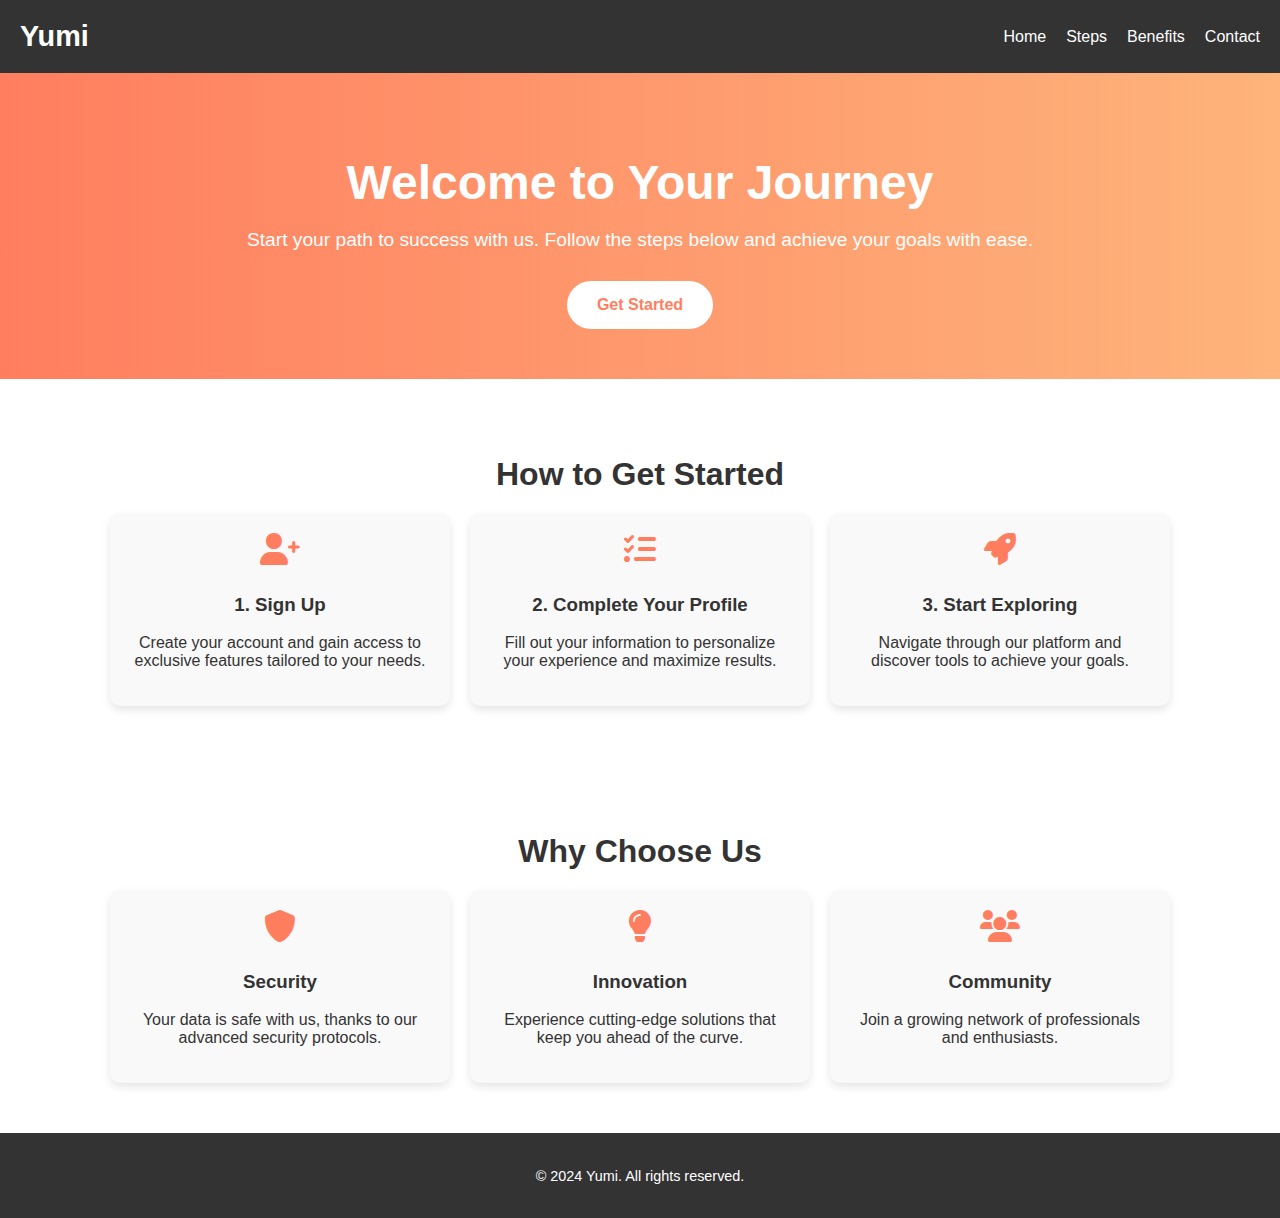
<file: get-started.html>
<!DOCTYPE html>
<html lang="en">
<head>
    <meta charset="UTF-8">
    <meta name="viewport" content="width=device-width, initial-scale=1.0">
    <title>Get Started</title>
    <link href="https://cdnjs.cloudflare.com/ajax/libs/font-awesome/6.0.0-beta3/css/all.min.css" rel="stylesheet">
    <style>
        
        body {
            font-family: 'Arial', sans-serif;
            margin: 0;
            padding: 0;
            background-color: #f4f4f4;
            color: #333;
        }

        header {
            display: flex;
            justify-content: space-between;
            align-items: center;
            padding: 20px;
            background: #333;
            color: white;
        }

        header .logo {
            font-size: 1.8em;
            font-weight: bold;
        }

        header nav ul {
            display: flex;
            list-style: none;
            margin: 0;
            padding: 0;
        }

        header nav ul li {
            margin-left: 20px;
        }

        header nav ul li a {
            color: white;
            text-decoration: none;
        }

        header nav ul li a:hover {
            text-decoration: underline;
        }

        .intro {
            text-align: center;
            padding: 50px 20px;
            background: linear-gradient(to right, #ff7e5f, #feb47b);
            color: white;
        }

        .intro h1 {
            font-size: 3em;
            margin-bottom: 10px;
        }

        .intro p {
            font-size: 1.2em;
            margin-bottom: 30px;
        }

        .intro .btn-scroll {
            display: inline-block;
            padding: 15px 30px;
            background: white;
            color: #ff7e5f;
            font-weight: bold;
            border-radius: 50px;
            text-decoration: none;
            transition: transform 0.3s ease;
        }

        .intro .btn-scroll:hover {
            transform: scale(1.1);
        }

        .steps, .benefits {
            padding: 50px 20px;
            text-align: center;
            background: white;
        }

        .steps h2, .benefits h2 {
            font-size: 2em;
            margin-bottom: 20px;
        }

        .step-cards, .benefit-items {
            display: flex;
            justify-content: center;
            gap: 20px;
            flex-wrap: wrap;
        }

        .step, .benefit {
            background: #f9f9f9;
            padding: 20px;
            border-radius: 10px;
            box-shadow: 0 4px 8px rgba(0, 0, 0, 0.1);
            width: 300px;
            transition: transform 0.3s ease, background 0.3s;
        }

        .step i, .benefit i {
            font-size: 2em;
            color: #ff7e5f;
            margin-bottom: 10px;
        }

        .step:hover, .benefit:hover {
            transform: translateY(-10px);
            background: #ff7e5f;
            color: white;
        }

        footer {
            background: #333;
            color: white;
            text-align: center;
            padding: 20px;
            font-size: 0.9em;
        }
    </style>
</head>
<body>
    <header class="header">
        <div class="logo">Yumi</div>
        <nav>
            <ul>
                <li><a href="index.html">Home</a></li>
                <li><a href="#steps">Steps</a></li>
                <li><a href="#benefits">Benefits</a></li>
                <li><a href="#contact">Contact</a></li>
            </ul>
        </nav>
    </header>

    <section class="intro">
        <h1>Welcome to Your Journey</h1>
        <p>Start your path to success with us. Follow the steps below and achieve your goals with ease.</p>
        <a href="/index.html" class="btn-scroll">Get Started</a>
    </section>

    <section id="steps" class="steps">
        <h2>How to Get Started</h2>
        <div class="step-cards">
            <div class="step">
                <i class="fas fa-user-plus"></i>
                <h3>1. Sign Up</h3>
                <p>Create your account and gain access to exclusive features tailored to your needs.</p>
            </div>
            <div class="step">
                <i class="fas fa-tasks"></i>
                <h3>2. Complete Your Profile</h3>
                <p>Fill out your information to personalize your experience and maximize results.</p>
            </div>
            <div class="step">
                <i class="fas fa-rocket"></i>
                <h3>3. Start Exploring</h3>
                <p>Navigate through our platform and discover tools to achieve your goals.</p>
            </div>
        </div>
    </section>

    <section id="benefits" class="benefits">
        <h2>Why Choose Us</h2>
        <div class="benefit-items">
            <div class="benefit">
                <i class="fas fa-shield-alt"></i>
                <h3>Security</h3>
                <p>Your data is safe with us, thanks to our advanced security protocols.</p>
            </div>
            <div class="benefit">
                <i class="fas fa-lightbulb"></i>
                <h3>Innovation</h3>
                <p>Experience cutting-edge solutions that keep you ahead of the curve.</p>
            </div>
            <div class="benefit">
                <i class="fas fa-users"></i>
                <h3>Community</h3>
                <p>Join a growing network of professionals and enthusiasts.</p>
            </div>
        </div>
    </section>

    <footer>
        <p>© 2024 Yumi. All rights reserved.</p>
    </footer>
</body>
</html>
</file>
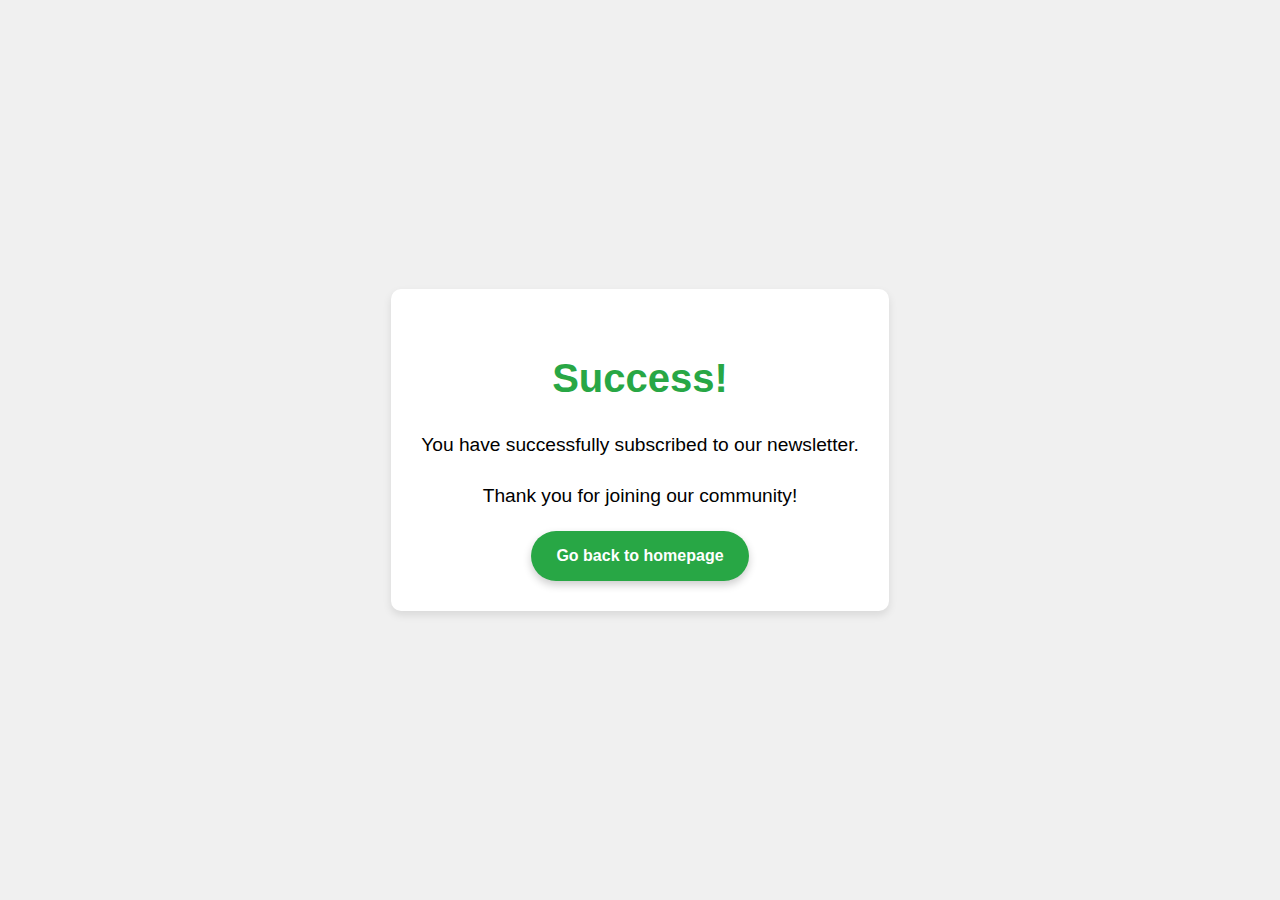
<file: subscribe-confirmation.html>
<!DOCTYPE html>
<html lang="en">
<head>
    <meta charset="UTF-8">
    <meta name="viewport" content="width=device-width, initial-scale=1.0">
    <title>Subscription Confirmed</title>
    <link rel="stylesheet" href="style.css">
</head>
<body>
    <section class="confirmation">
        <div class="confirmation-message">
            <h1>Success!</h1>
            <p>You have successfully subscribed to our newsletter.</p>
            <p>Thank you for joining our community!</p>
            <a href="index.html" class="btn">Go back to homepage</a>
        </div>
    </section>
</body>
</html>
</file>
<file: style.css>
body {
    font-family: Arial, sans-serif;
    margin: 0;
    padding: 0;
    box-sizing: border-box;
    line-height: 1.6;
    background-color: #f0f0f0;
    overflow-x: hidden;
}
.container {
    max-width: 100%;
    width: 100%;
}

img {
    max-width: 100%;
    height: auto;
}

section, div {
    max-width: 100%;
    overflow: hidden;
}

/* Медиа-запросы для более точной настройки */
@media (max-width: 768px) {
    .hero {
        flex-direction: column;
        padding: 20px;
    }
}

@media (max-width: 480px) {
    .hero-text {
        text-align: center;
    }

    nav ul {
        display: flex;
        flex-direction: column;
        align-items: center;
    }
}


header {
    display: flex;
    justify-content: space-between;
    align-items: center;
    padding: 10px 20px;
    background: #333; 
    color: #fff; 
}

header .logo {
    font-size: 1.5em;
    font-weight: bold;
    color: #fff; 
}

nav ul {
    list-style: none;
    display: flex;
    margin: 0;
    padding: 0;
}

nav ul li {
    margin-left: 15px;
}

nav ul li a {
    text-decoration: none;
    color: #fff; 
    font-weight: 500;
}

nav ul li a:hover {
    color: #feb47b; 
}


.btn {
    padding: 15px 30px;
    background: black; /
    color: #fff;
    text-decoration: none;
    border-radius: 50px;
    font-weight: bold;
    display: inline-block;
    font-size: 16px;
    box-shadow: 0 4px 8px rgba(0, 0, 0, 0.2); 
    transition: all 0.3s ease;
    text-align: center;
}

.btn:hover {
    background: linear-gradient(90deg, #feb47b, #ff7e5f); 
    box-shadow: 0 6px 12px rgba(0, 0, 0, 0.3); 
    transform: translateY(-5px); 
}
.hero {
    display: flex;
    justify-content: space-between;
    align-items: center;
    padding: 50px 20px;
    background: linear-gradient(to right, #ff7e5f, #feb47b); 
    color: #fff; 
    flex-wrap: wrap;
}

.hero-text {
    max-width: 100%;
    flex: 1 1 50%;
}

.hero-text h1 {
    font-size: 2.5em;
    margin-bottom: 15px;
}

.hero-text p {
    margin-bottom: 20px;
}

.hero-text button {
    padding: 15px 30px;
    background: black;
    color: #fff;
    font-size: 1em;
    font-weight: bold;
    border: none;
    border-radius: 50px;
    cursor: pointer;
    display: inline-block;
    text-decoration: none;
    transition: all 0.3s ease;
    text-align: center;
}

.hero-text button:hover {
    background: linear-gradient(90deg, #feb47b, #ff7e5f);
    transform: scale(1.05);
    box-shadow: 0 6px 12px rgba(0, 0, 0, 0.2);
}

.hero-image {
    flex: 1 1 40%;
    text-align: center;
}

.hero-image img {
    max-width: 100%;
    height: auto;
}


.features {
    display: flex;
    justify-content: space-between;
    padding: 50px 20px;
    flex-wrap: wrap;
    background: ; 
}

.feature {
    text-align: center;
    width: 30%;
    margin-bottom: 20px;
}

.feature i {
    font-size: 2.5em;
    color: #ff7e5f; 
    margin-bottom: 10px;
}


.main-benefit {
    padding: 50px 20px;
    background: #feb47b;
    text-align: left;
}

.benefit-content {
    display: flex;
    justify-content: space-between;
    align-items: center;
    flex-wrap: wrap;
    gap: 20px;
}

.benefit-text {
    flex: 1;
    text-align: left;
    max-width: 50%;
}

.benefit-image {
    flex: 1;
    text-align: center;
    max-width: 50%;
}

.benefit-image img {
    max-width: 100%;
    height: auto;
}


#testimonials {
    padding: 50px 20px;
    text-align: center;
    background: #f9f9f9;
}

.testimonial-slider {
    max-width: 700px;
    margin: 0 auto;
}

.testimonial {
    padding: 20px;
    background: #fff;
    border: 1px solid #ddd;
    border-radius: 5px;
    box-shadow: 0 2px 4px rgba(0, 0, 0, 0.1);
}

.testimonial .quote {
    font-size: 18px;
    font-style: italic;
    color: #555;
    margin-bottom: 20px;
}

.testimonial-author {
    display: flex;
    flex-direction: column;
    align-items: center;
    margin-top: 20px;
}

.author-image {
    width: 50px;
    height: 50px;
    border-radius: 50%;
    object-fit: cover;
    margin-bottom: 10px;
}

.author-name {
    font-size: 14px;
    font-weight: 500;
    color: #777;
}


#subscribe {
    padding: 50px 20px;
    text-align: center;
    background: #feb47b;
}

#subscribe form {
    display: flex;
    justify-content: center;
    flex-wrap: wrap;
    gap: 10px;
}

#subscribe form input {
    padding: 10px;
    border: 1px solid #ddd;
    border-radius: 5px;
    flex: 1 1 40%;
    max-width: 300px;
}

#subscribe form button {
    padding: 10px 20px;
    background: #333;
    color: #fff;
    border: none;
    border-radius: 5px;
    cursor: pointer;
}

#subscribe form button:hover {
    background: #ff7e5f;
}


#download {
    padding: 50px 20px;
    text-align: center;
    background: #fff;
}

.download-buttons {
    display: flex;
    justify-content: center;
}

.download-buttons button {
    padding: 10px 20px;
    margin: 10px;
    background: #333;
    color: #fff;
    border: none;
    border-radius: 5px;
    cursor: pointer;
}

.download-buttons button i {
    margin-right: 10px;
}


footer {
    width: 100vw;
    background: #333;
    color: #fff;
    padding: 50px 20px;
    text-align: center;
    font-size: 14px;
    line-height: 1.6;
}

footer nav ul {
    list-style: none;
    padding: 0;
    margin: 0 0 10px 0;
    display: flex;
    justify-content: center;
    gap: 15px;
}

footer nav ul li {
    display: inline;
}

footer nav ul li a {
    text-decoration: none;
    color: #fff;
    font-weight: 500;
    transition: color 0.3s;
}

footer nav ul li a:hover {
    color: #ff7e5f;
}


@media (max-width: 1200px) {
    .container {
        flex-direction: row;
        justify-content: space-around;
    }
    .article, .buttons {
        flex: 1 1 45%; 
    }
}

@media (max-width: 768px) {
    .container {
        flex-direction: column;
        align-items: center;
    }
    .article, .buttons {
        width: 100%; 
        margin-bottom: 20px;
    }
    .header {
        font-size: 20px;
    }
    .button-group {
        flex-direction: column; 
        align-items: center;
    }
}

@media (max-width: 480px) {
    .header {
        font-size: 18px;
    }
    .image-container h2 {
        font-size: 18px;
    }
    .highlighted-text-1, .highlighted-text-2 {
        font-size: 14px;
    }
    .button-group a, .large-button {
        font-size: 14px;
        padding: 8px 16px; 
    }
}
        @media (max-width: 540px) {
    .container {
        flex-direction: column;
        gap: 10px; 
    }
    img {
        max-width: 100%; 
        height: auto; 
    }
}


@keyframes fadeInUp {
    0% {
        opacity: 0;
        transform: translateY(30px);
    }
    100% {
        opacity: 1;
        transform: translateY(0);
    }
}

#download, .features, .main-benefit, #testimonials, #subscribe {
    animation: fadeInUp 1s ease-in-out;
}

button:hover {
    background: #444;
    transform: scale(1.05);
    transition: all 0.3s ease;
}

.feature i {
    transition: transform 0.3s ease;
}

.feature:hover i {
    transform: rotate(360deg);
}


.btn {
    padding: 15px 30px;
    background: black;
    color: #fff;
    text-decoration: none;
    border-radius: 50px;
    font-weight: bold;
    display: inline-block;
    font-size: 16px;
    box-shadow: 0 4px 8px rgba(0, 0, 0, 0.2); 
    transition: all 0.3s ease;
    text-align: center;
}

.btn:hover {
    background: linear-gradient(90deg, #feb47b, #ff7e5f); 
    box-shadow: 0 6px 12px rgba(0, 0, 0, 0.3); 
    transform: translateY(-5px); 
}


.confirmation {
    display: flex;
    justify-content: center;
    align-items: center;
    height: 100vh;
    background: #f0f0f0;
}

.confirmation-message {
    text-align: center;
    padding: 30px;
    background: #fff;
    border-radius: 10px;
    box-shadow: 0 4px 8px rgba(0, 0, 0, 0.1);
    animation: fadeInUp 1s ease-in-out;
}

.confirmation-message h1 {
    font-size: 2.5em;
    color: #28a745;
    margin-bottom: 20px;
}

.confirmation-message p {
    font-size: 1.2em;
    margin-bottom: 20px;
}

.confirmation-message .btn {
    padding: 12px 25px;
    background: #28a745;
    color: #fff;
    text-decoration: none;
    border-radius: 50px;
    font-weight: bold;
    transition: background 0.3s ease;
}

.confirmation-message .btn:hover {
    background: #218838;
}


@keyframes fadeInUp {
    0% {
        opacity: 0;
        transform: translateY(30px);
    }
    100% {
        opacity: 1;
        transform: translateY(0);
    }
}
</file>
